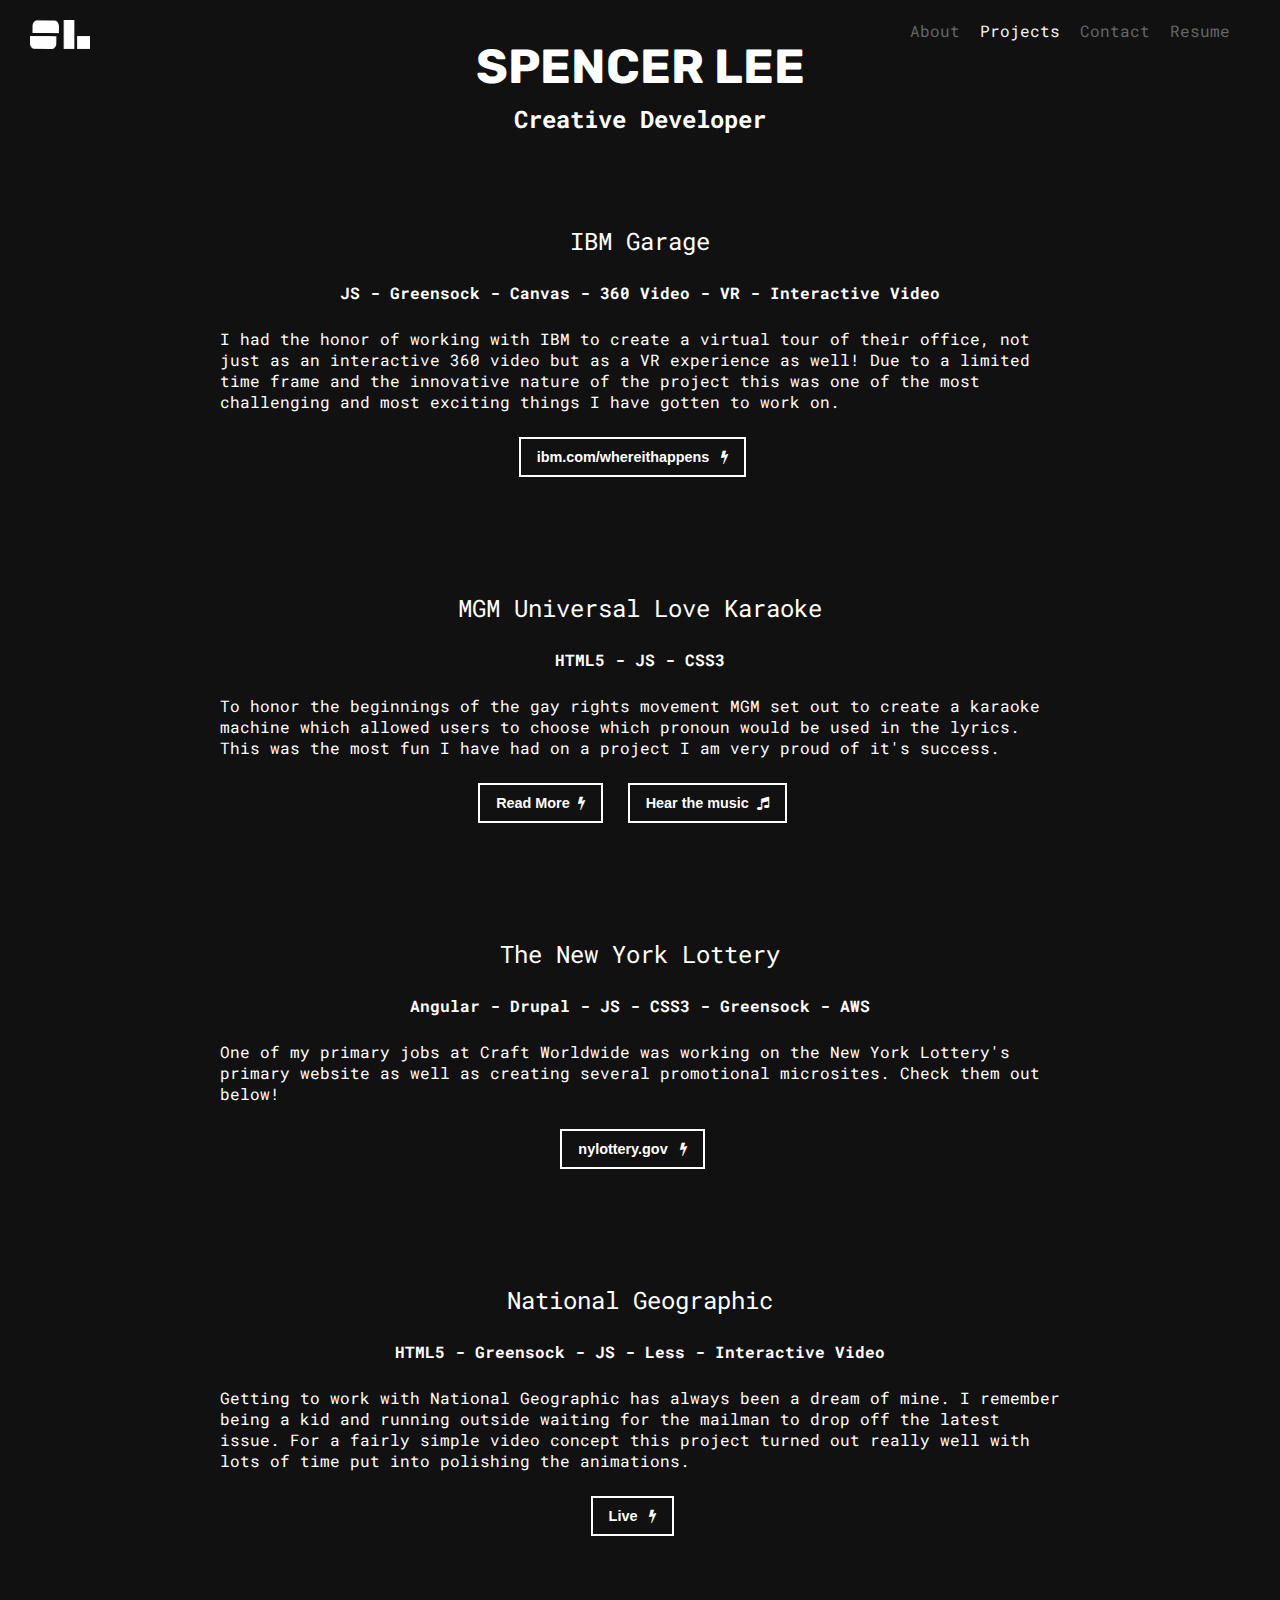
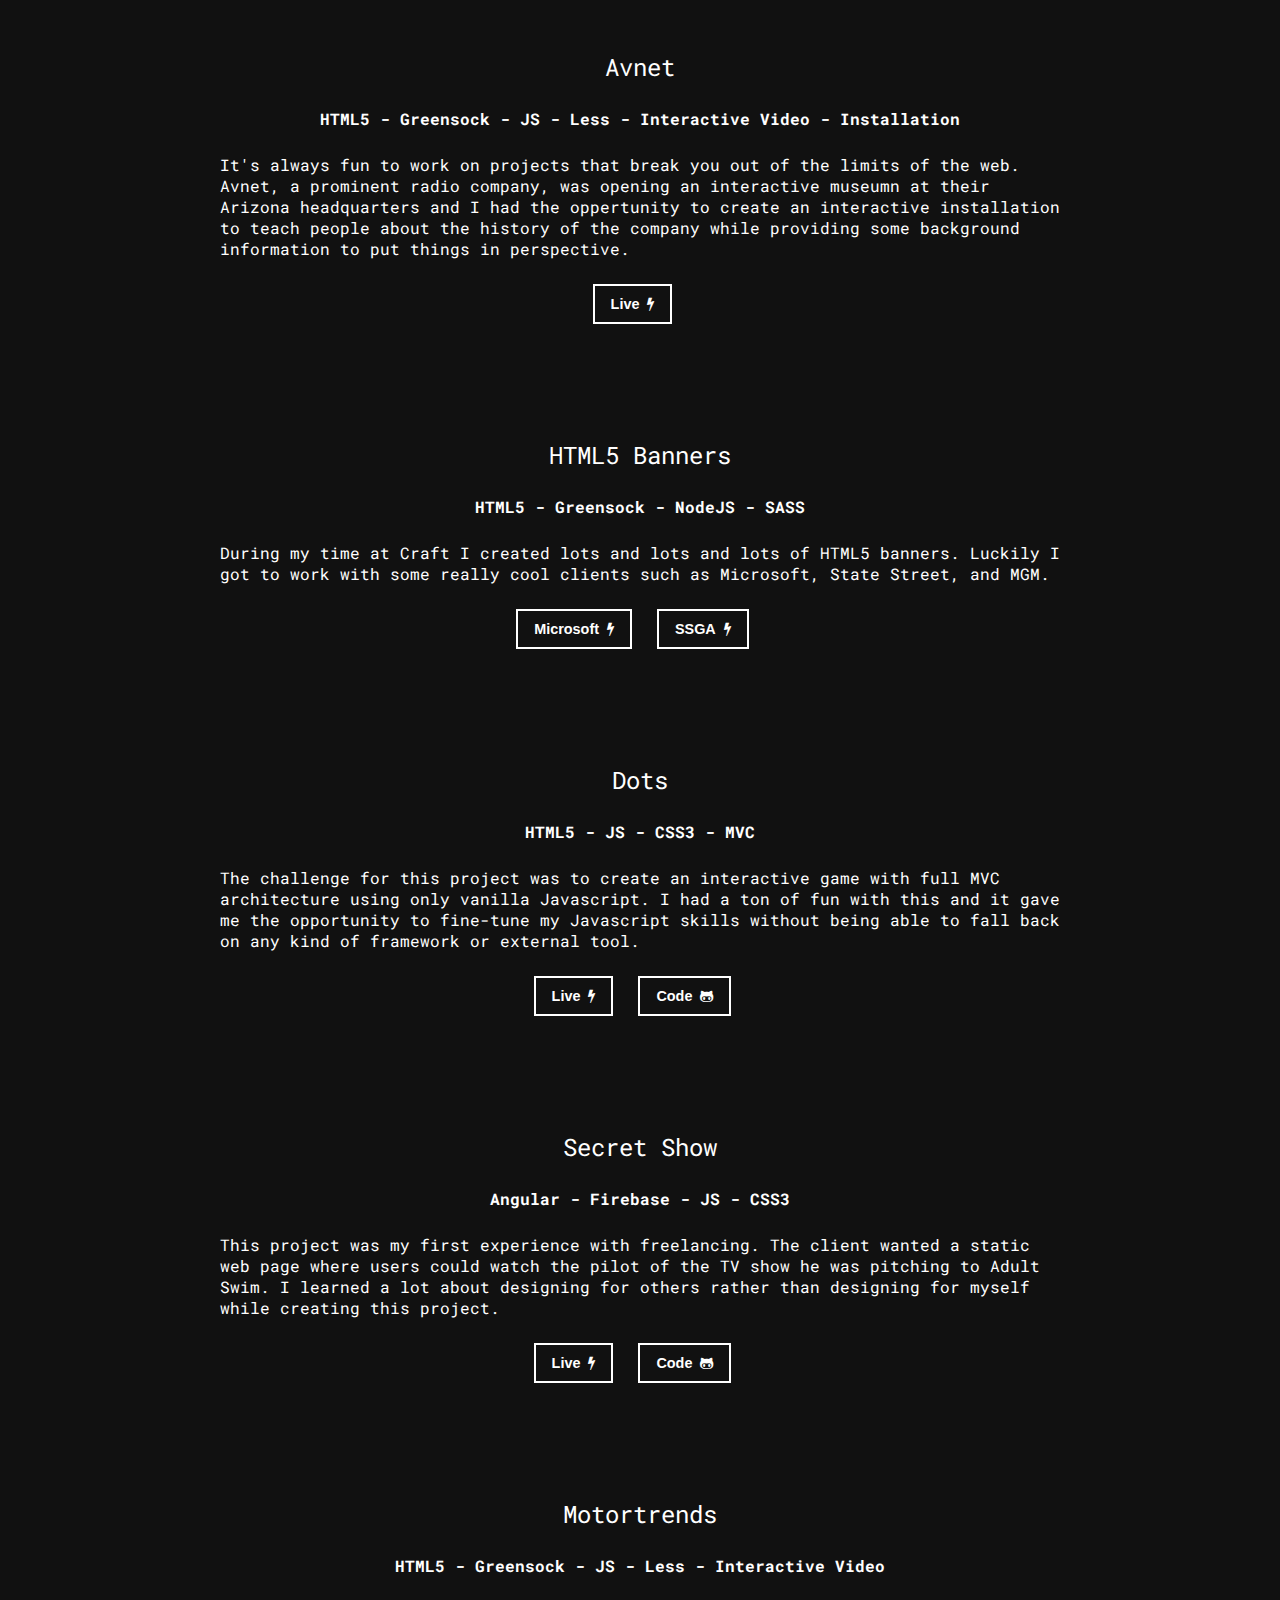
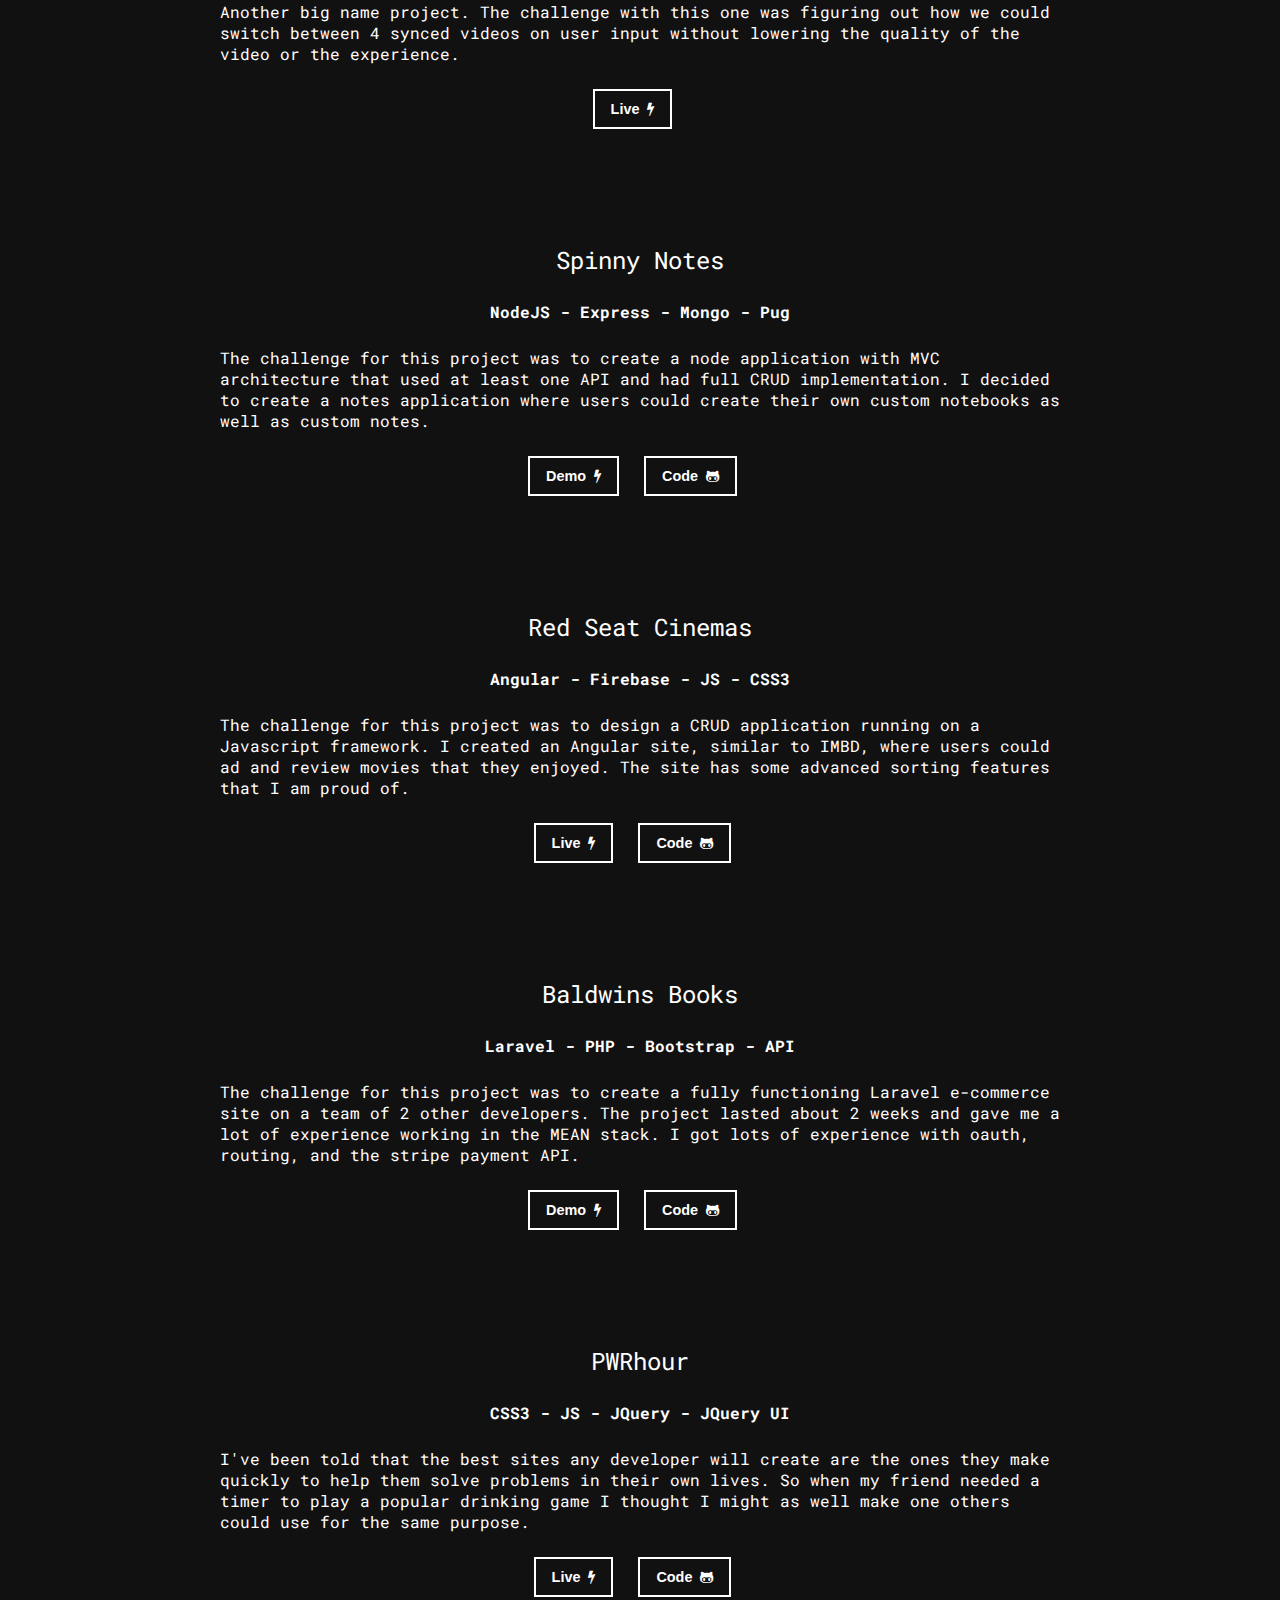
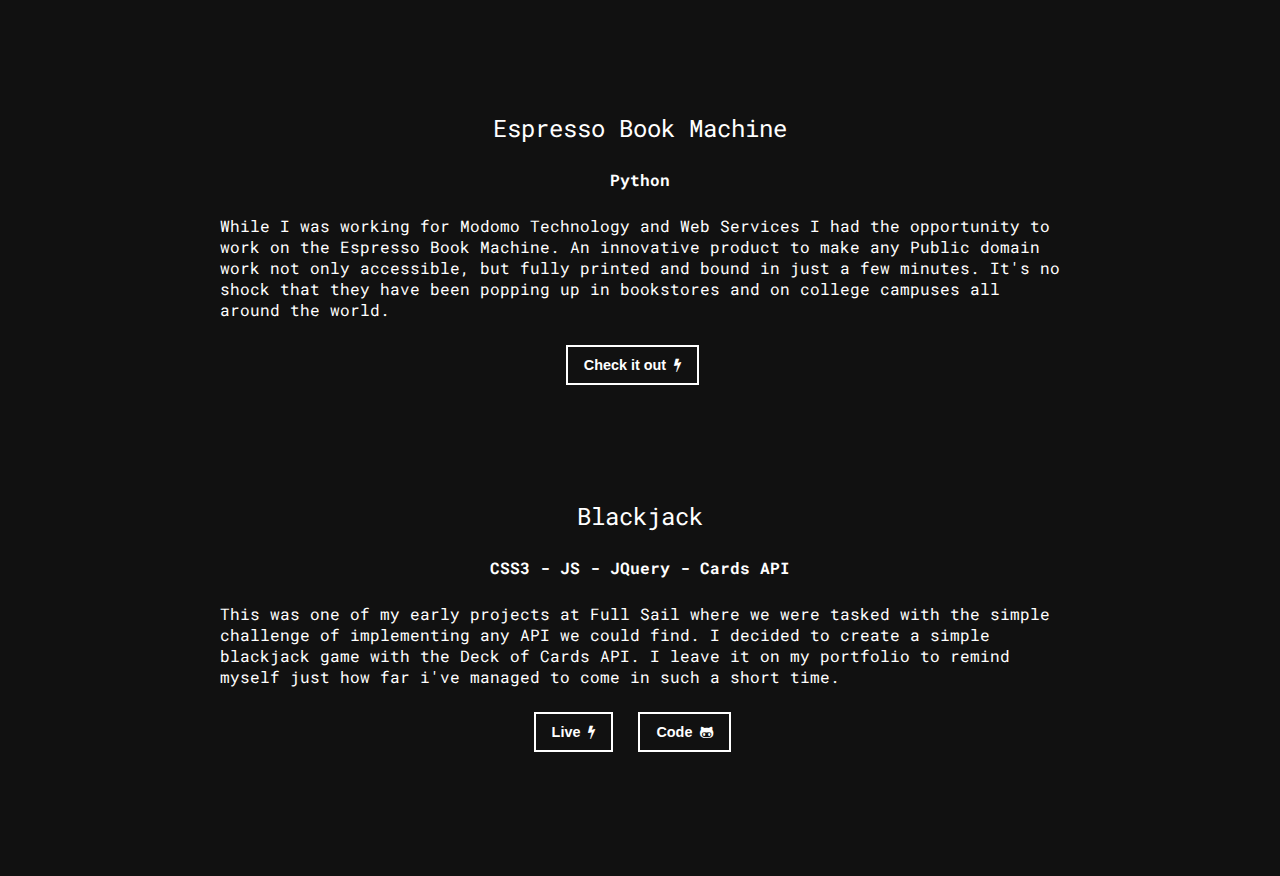
<file: index.html>
<!DOCTYPE html>
<html>
  <head>
    <meta charset="utf-8">
    <meta name="viewport" content="width=device-width, initial-scale=1.0">
    <link href="https://fonts.googleapis.com/css?family=Roboto+Mono|Rubik:900" rel="stylesheet"/>
    <link rel="shortcut icon" href="favicon.ico" type="image/x-icon">
    <link href="https://maxcdn.bootstrapcdn.com/font-awesome/4.7.0/css/font-awesome.min.css" rel="stylesheet" integrity="sha384-wvfXpqpZZVQGK6TAh5PVlGOfQNHSoD2xbE+QkPxCAFlNEevoEH3Sl0sibVcOQVnN" crossorigin="anonymous">

    <link href="css/main.css" rel="stylesheet"/>
    <title>Spencer Lee | Creative Developer</title>
    <meta name="description" content="Hi I'm Spencer Lee, a creative developer. Here you can find some of the different projects I've gotten to work on the last few months.">
    <script>
      (function(i,s,o,g,r,a,m){i['GoogleAnalyticsObject']=r;i[r]=i[r]||function(){
      (i[r].q=i[r].q||[]).push(arguments)},i[r].l=1*new Date();a=s.createElement(o),
      m=s.getElementsByTagName(o)[0];a.async=1;a.src=g;m.parentNode.insertBefore(a,m)
      })(window,document,'script','https://www.google-analytics.com/analytics.js','ga');

      ga('create', 'UA-91645267-1', 'auto');
      ga('send', 'pageview');
    </script>
  </head>
  <body>
    <img class="escape" src="images/logo.png" alt="Logo">
    <section id="header">
      <h1> SPENCER LEE </h1>
      <h2> Creative Developer </h2>
      <nav id="nav">
        <a href="/about"> About </a>
        <a class="active" href="https://thespencerlee.nyc"> Projects </a>
        <a href="/contact"> Contact </a>
        <a href="Lee_Spencer-Resume.pdf" target="_blank"> Resume </a>
      </nav>
    </section>

    <section id="work">
      <div>
        <ul>
          <li class="slant">
            <span class="revslant"> IBM Garage </span>
            <div class="dropdown revslant">
              <div>
                <p> <strong> JS - Greensock - Canvas - 360 Video - VR - Interactive Video </strong> </p>
                <p> I had the honor of working with IBM to create a virtual tour of their office, not just as an interactive 360 video but as a VR experience as well!
                    Due to a limited time frame and the innovative nature of the project this was one of the most challenging and most exciting things I have gotten to work on.
                </p>
                <a href="https://www.ibm.com/services/whereithappens/" target="_blank"><button> ibm.com/whereithappens &nbsp;&nbsp;<i class="fa fa-bolt" aria-hidden="true"></i></button></a>
              </div>
            </div>
          </li>
          <li class="revslant">
            <span class="slant"> MGM Universal Love Karaoke </span>
            <div class="dropdown slant">
              <div>
                <p> <strong> HTML5 - JS - CSS3 </strong> </p>
                <p> To honor the beginnings of the gay rights movement MGM set out to create a
                    karaoke machine which allowed users to choose which pronoun would be used in
                    the lyrics. This was the most fun I have had on a project I am very proud of it's success.
                </p>
                <a href="https://www.adweek.com/creativity/see-how-mgms-universal-love-made-an-impact-during-stonewall-day/" target="_blank"><button> Read More&nbsp;&nbsp;<i class="fa fa-bolt" aria-hidden="true"></i></button></a>
                <a href="https://open.spotify.com/album/1Roqqh9z76dk77g98fiR2E" target="_blank"><button> Hear the music&nbsp;&nbsp;<i class="fa fa-music"></i></button></a>
              </div>
            </div>
          </li>
          <li class="slant">
            <span class="revslant"> The New York Lottery </span>
            <div class="dropdown revslant">
              <div>
                <p> <strong> Angular - Drupal - JS - CSS3 - Greensock - AWS </strong> </p>
                <p> One of my primary jobs at Craft Worldwide was working on the New York Lottery's primary
                    website as well as creating several promotional microsites. Check them out below!
                </p>
                <a href="https://nylottery.ny.gov/" target="_blank"><button> nylottery.gov &nbsp;&nbsp;<i class="fa fa-bolt" aria-hidden="true"></i></button></a>
              </div>
            </div>
          </li>
          <li class="revslant">
            <span class="slant"> National Geographic </span>
            <div class="dropdown slant">
              <div>
                <p> <strong> HTML5 - Greensock - JS - Less - Interactive Video </strong> </p>
                <p> Getting to work with National Geographic has always been a dream of mine. I remember being a kid and running outside waiting for the mailman to drop off the latest issue. For a fairly simple video concept this project turned out really well with
                    lots of time put into polishing the animations.
                </p>
                <a href="http://embed.wirewax.com/8140897?autoStart=true" target="_blank"><button> Live &nbsp;&nbsp;<i class="fa fa-bolt" aria-hidden="true"></i></button></a>
              </div>
            </div>
          </li>
          <li class="slant">
            <span class="revslant"> Avnet </span>
            <div class="dropdown revslant">
              <div>
                <p> <strong> HTML5 - Greensock - JS - Less - Interactive Video - Installation </strong> </p>
                <p> It's always fun to work on projects that break you out of the limits of the web. Avnet, a prominent radio company, was opening an interactive museumn at their Arizona headquarters and I had the oppertunity to create an interactive
                    installation to teach people about the history of the company while providing some background information to put things in perspective.
                </p>
                <a href="http://embed.wirewax.com/8127917" target="_blank"><button> Live&nbsp;&nbsp;<i class="fa fa-bolt" aria-hidden="true"></i></button></a>
              </div>
            </div>
          </li>
          <li class="revslant">
            <span class="slant"> HTML5 Banners </span>
            <div class="dropdown slant">
              <div>
                <p> <strong> HTML5 - Greensock - NodeJS - SASS </strong> </p>
                <p> During my time at Craft I created lots and lots and lots of HTML5 banners. Luckily I got to work
                    with some really cool clients such as Microsoft, State Street, and MGM.
                </p>
                <a href="https://thespencerlee.nyc/banners/microsoft_ad" target="_blank"><button class="banner_btn" value='msft'> Microsoft&nbsp;&nbsp;<i class="fa fa-bolt" aria-hidden="true"></i></button></a>
                <a href="https://thespencerlee.nyc/banners/ssga_ad" target="_blank"><button class="banner_btn" value='ssga'> SSGA&nbsp;&nbsp;<i class="fa fa-bolt" aria-hidden="true"></i></button></a>
              </div>
            </div>
          </li>
          <li class="slant">
            <span class="revslant"> Dots </span>
            <div class="dropdown revslant">
              <div>
                <p> <strong> HTML5 - JS - CSS3 - MVC </strong> </p>
                <p> The challenge for this project was to create an interactive game with full MVC
                    architecture using only vanilla Javascript. I had a ton of fun with this and it gave me
                    the opportunity to fine-tune my Javascript skills without being able to fall back on
                    any kind of framework or external tool.
                </p>
                <a href="https://thespencerlee.nyc/dots" target="_blank"><button> Live&nbsp;&nbsp;<i class="fa fa-bolt" aria-hidden="true"></i></button></a>
                <a href="https://github.com/spencerlee200/dots" target="_blank"><button> Code&nbsp;&nbsp;<i class="fa fa-github-alt" aria-hidden="true"></i></button></a>
              </div>
            </div>
          </li>
          <li class="revslant">
            <span class="slant"> Secret Show </span>
            <div class="dropdown slant">
              <div>
                <p> <strong> Angular - Firebase - JS - CSS3</strong> </p>
                <p> This project was my first experience with freelancing. The client wanted
                    a static web page where users could watch the pilot of the TV show he was pitching to Adult Swim.
                    I learned a lot about designing for others rather than designing for myself while
                    creating this project.
                </p>
                <a href="https://thespencerlee.nyc/secretshow" target="_blank"><button> Live&nbsp;&nbsp;<i class="fa fa-bolt" aria-hidden="true"></i></button></a>
                <a href="https://github.com/spencerlee200/secretshow" target="_blank"><button> Code&nbsp;&nbsp;<i class="fa fa-github-alt" aria-hidden="true"></i></button></a>
              </div>
            </div>
          </li>
          <li class="slant">
            <span class="revslant"> Motortrends </span>
            <div class="dropdown revslant">
              <div>
                <p> <strong> HTML5 - Greensock - JS - Less - Interactive Video </strong> </p>
                <p> Another big name project. The challenge with this one was figuring out how we could switch between 4 synced videos on user input without lowering the quality of the video or the
                    experience.
                </p>
                <a href="http://embed.wirewax.com/8144211" target="_blank"><button> Live&nbsp;&nbsp;<i class="fa fa-bolt" aria-hidden="true"></i></button></a>
              </div>
            </div>
          </li>
          <li class="revslant">
            <span class="slant"> Spinny Notes </span>
            <div class="dropdown slant">
              <div>
                <p> <strong> NodeJS - Express - Mongo - Pug </strong> </p>
                <p> The challenge for this project was to create a node application with MVC
                    architecture that used at least one API and had full CRUD implementation. I decided
                    to create a notes application where users could create their own custom notebooks
                    as well as custom notes.
                </p>
                <a href="https://www.youtube.com/watch?v=k9lcfve6gXg" target="_blank"><button> Demo&nbsp;&nbsp;<i class="fa fa-bolt" aria-hidden="true"></i></button></a>
                <a href="https://github.com/spencerlee200/spinnynotes" target="_blank"><button> Code&nbsp;&nbsp;<i class="fa fa-github-alt" aria-hidden="true"></i></button></a>
              </div>
            </div>
          </li>
          <li class="slant">
            <span class="revslant"> Red Seat Cinemas </span>
            <div class="dropdown revslant">
              <div>
                <p> <strong> Angular - Firebase - JS - CSS3 </strong> </p>
                <p> The challenge for this project was to design a CRUD application
                    running on a Javascript framework. I created an Angular site, similar to IMBD, where
                    users could ad and review movies that they enjoyed. The site has some advanced sorting
                    features that I am proud of.
                </p>
                <a href="https://thespencerlee.nyc/movies" target="_blank"><button> Live&nbsp;&nbsp;<i class="fa fa-bolt" aria-hidden="true"></i></button></a>
                <a href="https://github.com/spencerlee200/movies" target="_blank"><button> Code&nbsp;&nbsp;<i class="fa fa-github-alt" aria-hidden="true"></i></button></a>
              </div>
            </div>
          </li>
          <li class="revslant">
            <span class="slant"> Baldwins Books </span>
            <div class="dropdown slant">
              <div>
                <p> <strong> Laravel - PHP - Bootstrap - API </strong> </p>
                <p> The challenge for this project was to create a fully functioning Laravel e-commerce site
                    on a team of 2 other developers. The project lasted about 2 weeks and gave me a lot of
                    experience working in the MEAN stack. I got lots of experience with oauth, routing, and
                    the stripe payment API.
                </p>
                <a href="https://www.youtube.com/watch?v=F7EI7WzmjQY&feature=youtu.be" target="_blank"><button> Demo&nbsp;&nbsp;<i class="fa fa-bolt" aria-hidden="true"></i></button></a>
                <a href="https://github.com/spencerlee200/baldwinsbooks" target="_blank"><button> Code&nbsp;&nbsp;<i class="fa fa-github-alt" aria-hidden="true"></i></button></a>
              </div>
            </div>
          </li>
          <li class="slant">
            <span class="revslant"> PWRhour </span>
            <div class="dropdown revslant">
              <div>
                <p> <strong> CSS3 - JS - JQuery - JQuery UI </strong> </p>
                <p> I've been told that the best sites any developer will create are the ones they
                    make quickly to help them solve problems in their own lives. So when my friend needed
                    a timer to play a popular drinking game I thought I might as well make one others could use
                    for the same purpose.
                </p>
                <a href="https://thespencerlee.nyc/pwrhour" target="_blank"><button> Live&nbsp;&nbsp;<i class="fa fa-bolt" aria-hidden="true"></i></button></a>
                <a href="https://github.com/spencerlee200/pwrhour" target="_blank"><button> Code&nbsp;&nbsp;<i class="fa fa-github-alt" aria-hidden="true"></i></button></a>
              </div>
            </div>
          </li>
          <li class="revslant">
            <span class="slant"> Espresso Book Machine </span>
            <div class="dropdown slant">
              <div>
                <p> <strong> Python </strong> </p>
                <p> While I was working for Modomo Technology and Web Services I had the opportunity to work on the Espresso Book Machine.
                    An innovative product to make any Public domain work not only accessible, but fully printed and bound in just a few minutes.
                    It's no shock that they have been popping up in bookstores and on college campuses all around the world.
                </p>
                <a href="http://ondemandbooks.com/ebm_overview.php" target="_blank"><button> Check it out&nbsp;&nbsp;<i class="fa fa-bolt" aria-hidden="true"></i></button></a>
              </div>
            </div>
          </li>
          <li class="slant">
            <span class="revslant"> Blackjack </span>
            <div class="dropdown revslant">
              <div>
                <p> <strong> CSS3 - JS - JQuery - Cards API </strong> </p>
                <p> This was one of my early projects at Full Sail where we were tasked with
                    the simple challenge of implementing any API we could find. I decided to create a
                    simple blackjack game with the Deck of Cards API. I leave it on my portfolio to remind myself
                    just how far i've managed to come in such a short time.
                </p>
                <a href="https://thespencerlee.nyc/blackjack" target="_blank"><button> Live&nbsp;&nbsp;<i class="fa fa-bolt" aria-hidden="true"></i></button></a>
                <a href="https://github.com/spencerlee200/blackjack" target="_blank"><button> Code&nbsp;&nbsp;<i class="fa fa-github-alt" aria-hidden="true"></i></button></a>
              </div>
            </div>
          </li>
        </ul>
      </div>
    </section>
    <script src="https://code.jquery.com/jquery-3.1.1.min.js" integrity="sha256-hVVnYaiADRTO2PzUGmuLJr8BLUSjGIZsDYGmIJLv2b8=" crossorigin="anonymous"></script>
    <script type="text/javascript" src="js/main.js"></script>
    <script>
      (function(i,s,o,g,r,a,m){i['GoogleAnalyticsObject']=r;i[r]=i[r]||function(){
      (i[r].q=i[r].q||[]).push(arguments)},i[r].l=1*new Date();a=s.createElement(o),
      m=s.getElementsByTagName(o)[0];a.async=1;a.src=g;m.parentNode.insertBefore(a,m)
      })(window,document,'script','https://www.google-analytics.com/analytics.js','ga');

      ga('create', 'UA-91645267-1', 'auto');
      ga('send', 'pageview');
    </script>
  </body>
</html>
</file>
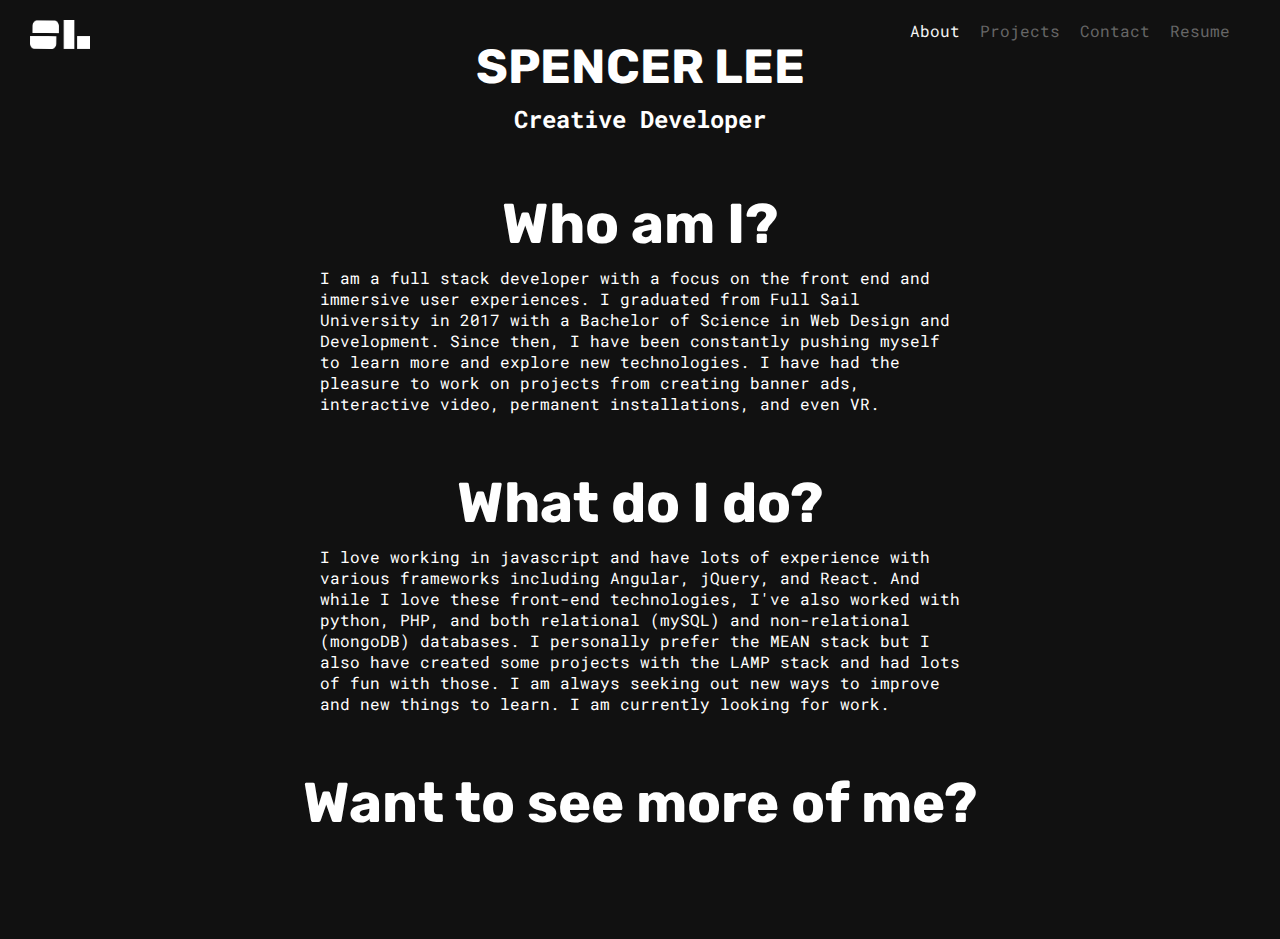
<file: about.html>
<!DOCTYPE html>
<html>
  <head>
    <meta charset="utf-8">
    <meta name="viewport" content="width=device-width, initial-scale=1.0">
    <link href="https://file.myfontastic.com/n6vo44Re5QaWo8oCKShBs7/icons.css" rel="stylesheet"/>
    <link href="https://fonts.googleapis.com/css?family=Roboto+Mono|Rubik:900" rel="stylesheet"/>
    <link href="css/main.css" rel="stylesheet"/>
    <link rel="shortcut icon" href="favicon.ico" type="image/x-icon">
    <title>About Spencer Lee | Creative Developer</title>
    <meta name="description" content="Hi my name is Spencer Lee and I am a creative developer. I have experience in everything from javascript to php with lots of frameworks thrown in.">
    <script>
      (function(i,s,o,g,r,a,m){i['GoogleAnalyticsObject']=r;i[r]=i[r]||function(){
      (i[r].q=i[r].q||[]).push(arguments)},i[r].l=1*new Date();a=s.createElement(o),
      m=s.getElementsByTagName(o)[0];a.async=1;a.src=g;m.parentNode.insertBefore(a,m)
      })(window,document,'script','https://www.google-analytics.com/analytics.js','ga');

      ga('create', 'UA-91645267-1', 'auto');
      ga('send', 'pageview');
    </script>
  </head>
  <body>
    <a href="https://thespencerlee.nyc"><img class="escape" src="images/logo.png" alt="Logo"></a>
    <section id="header">
      <h1> SPENCER LEE </h1>
      <h2> Creative Developer </h2>
      <nav id="nav">
        <a class="active" href="/about"> About </a>
        <a href="https://thespencerlee.nyc"> Projects </a>
        <a href="/contact"> Contact </a>
        <a href="Lee_Spencer-Resume.pdf" target="_blank"> Resume </a>
      </nav>
    </section>

    <section id="about">
      <h3> Who am I? </h3>
      <p> I am a full stack developer with a focus on the front end and immersive user
          experiences. I graduated from Full Sail University in 2017 with a Bachelor of
          Science in Web Design and Development. Since then, I have been constantly
          pushing myself to learn more and explore new technologies. I have had the
          pleasure to work on projects from creating banner ads, interactive video,
          permanent installations, and even VR.
      </p>

      <h3> What do I do?</h3>
      <p> I love working in javascript and have lots of experience with various frameworks including Angular, jQuery, and React. And while I love these front-end technologies, I've also worked
          with python, PHP, and both relational (mySQL) and non-relational (mongoDB) databases. I personally prefer the MEAN stack but I also have created some projects with the LAMP stack and had lots
          of fun with those. I am always seeking out new ways to improve and new things to learn. I am currently looking for work.</p>

      <h3> Want to see more of me? </h3>
      <p id="reach">
        <a href="https://github.com/spencerlee200" target="_blank"><span class="socicon-github"></span></a>
        <a href="https://www.linkedin.com/in/spencer-lee-76b638112?trk=hp-identity-photo" target="_blank"><span class="socicon-linkedin"></span></a>
        <a href="https://www.instagram.com/mlspencer00/?hl=en" target="_blank"><span class="socicon-instagram"></span></a>
      </p>
    </section>
  </body>
</html>
</file>
<file: css/main.css>
/*//////////////////////////////////////
          General and Navigation
//////////////////////////////////////*/
body {
  background: #111;
  font-family: 'Roboto Mono', monospace;
  color: white;
  margin: 0;
}

a {
  text-decoration: none;
  color: white;
}



#header {
  text-align: center;
}

#header h1 {
  font-family: 'Rubik', sans-serif;
  font-size: 3em;
  margin: 8px auto;
  padding-top: 30px;
}

#header h2 {
  font-size: 1.5em;
  margin: 2px auto;
}

#nav {
  float: right;
  top: 20px;
  right: 30px;
  position: absolute;
}

#nav a {
  color: #666;
  float: left;
  margin-right: 20px;
}

#nav a:hover, #nav a.active:hover {
  color: white;
}

#nav a.active {
  color: whitesmoke;
}

.escape {
  width: 60px;
  top: 20px;
  left: 30px;
  position: absolute;
}

.hidden {
  display: none !important;
}

/*//////////////////////////////////////
                Work
//////////////////////////////////////*/
#work ul {
  list-style: none;
  padding-left: 0;
  margin-left: 0;
  margin-top: 50px;
}

#work ul li {
  padding: 40px;
  text-align: center;
  margin-bottom: 20px;
}

#work li span {
  display: block;
  font-size: 1.5em;
  vertical-align: middle;
}

.slant {
  -webkit-transform: skewY(5deg);
     -moz-transform: skewY(5deg);
      -ms-transform: skewY(5deg);
          transform: skewY(5deg);
}

.revslant {
  -webkit-transform: skewY(-5deg);
     -moz-transform: skewY(-5deg);
      -ms-transform: skewY(-5deg);
          transform: skewY(-5deg);
}

.dropdown {
  height: auto;
  display: block;
  background: none;
}

.dropdown div {
  text-align: center;
}

.dropdown p {
  width: 70%;
  text-align: left;
  margin: 25px auto;
}

.dropdown p:first-of-type {
  text-align: center;
}

.dropdown button {
  padding: 10px 16px;
  border: 2px solid white;
  color: white;
  font-size: .9em;
  font-weight: bolder;
  background: inherit;
  margin-bottom: 15px;
  cursor: pointer;
}

.dropdown button:hover {
  background: rgba(0, 0, 0, .1);
  transform: scale(1.1);
  color: darken;
}

.dropdown button:first-of-type {
  margin-right: 15px;
}

.down, .up {
  font-size: 2em;
}

/*//////////////////////////////////////
                Banners
//////////////////////////////////////*/
.banner {
  position: absolute;
  top: 50%;
  transform: translateY(-50%);
  bottom: 0;
  left: 0;
  right: 0;
}

.banner i {
  position: relative;
  top: 15px;
  right: 15px;
  color: red;
}

.banner iframe {
  width: 100%;
  height: 100%;
}

.overlay {
  width: 100vw;
  height: 100vh;
  position: fixed;
  top: 0;
  right: 0;
  left: 0;
  bottom: 0;
  background: rgba(0,0,5,0.3);
  display: block;
  z-index: 1;
}

#microsoft_ad {
  width: 300px;
  height: 250px;
}

#ssga_ad {
  width: 300px;
  height: 600px;
}
/*//////////////////////////////////////
                About
//////////////////////////////////////*/
#about {
  clear: both;
  margin-bottom: 50px;
}

#about h3, #contact h3 {
  text-align: center;
  font-family: 'Rubik', sans-serif;
  font-size: 3.5em;
  margin-bottom: 10px;
}

#about p {
  width: 50%;
  text-align: left;
  margin: 0 auto;
}

#about p:last-of-type {
  text-align: center;
}

#reach span {
  font-size: 2em;
  padding: 0px 20px;
}

#reach span:hover {
  background: linear-gradient(330deg, #e05252 0%, #99e052 25%, #52e0e0 50%, #9952e0 75%, #e05252 100%);
  -webkit-background-clip: text;
  -webkit-text-fill-color: transparent;
  -moz- background: #111;
  -moz- color: #00CC99;
}

/*//////////////////////////////////////
                Contact
//////////////////////////////////////*/
#contact form {
  text-align: left;
  width: 20%;
  margin-left: 40%;
}

#contact form > input, #contact form > textarea{
  padding: 10px 5px;
  margin: 5px auto;
  width: 100%;
  border: none;
  border-radius: 0.5em;
}

#contact form > button {
  padding: 5px 7px;
  background: white;
  border: none;
  border-radius: 0.5em;
}

#contact form > button:hover {
  background: #00cc99;
  color: white;
}

/*//////////////////////////////////////
          Media Queries
//////////////////////////////////////*/
@media screen and (max-width: 990px) {
  #nav {
    position: static;
    float: none;
    margin: 0 auto;
    width: 100%;
  }

  #nav > a {
    width: calc(100%/4);
    margin: 0 0;
    padding: 20px 0;
  }

  #work {
    clear: both;
  }

  #about p {
    width: 90%;
  }

  #contact form {
    width: 70%;
    margin-left: 15%;
  }

  #work ul {
    margin-top: 80px;
  }
}

@media screen and (max-width: 615px) {
  .escape {
    display: none;
  }

  .dropdown p {
    width: 95%;
  }

  .dropdown p:first-of-type {
    font-size: 1em;
  }
}
</file>
